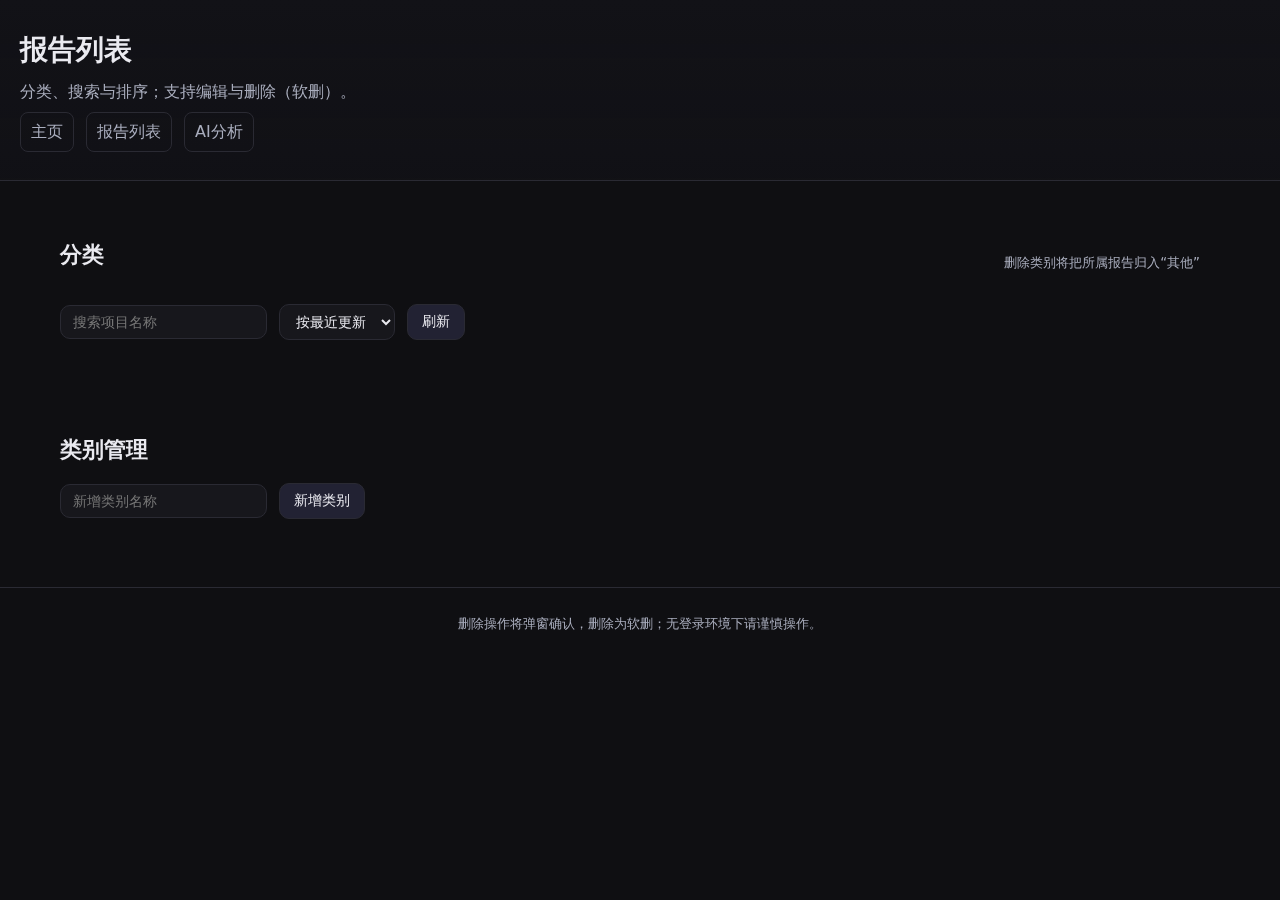
<file: edit.html>
<!doctype html>
<html lang="zh-Hans">
<head>
  <meta charset="utf-8">
  <meta name="viewport" content="width=device-width, initial-scale=1">
  <title>AI投研助手 · 编辑报告</title>
  <link rel="stylesheet" href="styles.css">
  <style>
    .container{max-width:980px;margin:0 auto;padding:28px 20px}
    .grid{display:grid;grid-template-columns:1fr 1fr;gap:16px}
    .field{display:flex;flex-direction:column}
    .field label{font-size:14px;color:var(--muted);margin-bottom:6px}
    .field input,.field textarea,.field select{background:var(--card);color:var(--text);border:1px solid var(--border);border-radius:10px;padding:10px;font-size:15px}
    .actions{margin-top:18px;display:flex;gap:12px;flex-wrap:wrap}
    .btn{background:#223;color:#eaeaf0;border:1px solid var(--border);border-radius:10px;padding:8px 14px;font-size:14px;cursor:pointer}
    .btn.primary{background:#1c2a38;border-color:#2a4a6a;color:#cfe7ff}
    .btn.danger{background:#3b1f1f;border-color:#613535;color:#ffb4b4}
  </style>
</head>
<body>
  <header class="site-header">
    <h1>编辑报告</h1>
    <p class="tagline">修改类别与内容；保存最近一次编辑副本；支持恢复。</p>
    <nav class="nav">
      <a href="/">主页</a>
      <a href="/reports.html">报告列表</a>
      <a href="/invest.html">AI分析</a>
    </nav>
  </header>
  <main class="container">
    <div class="grid">
      <div class="field"><label>项目名称</label><input id="project_name"></div>
      <div class="field"><label>类别</label><select id="category"></select></div>
      <div class="field"><label>AI评分（0–5，可空）</label><input id="ai_rating" type="number" step="1" min="0" max="5"></div>
      <div class="field"><label>官推</label><input id="twitter_handle"></div>
      <div class="field"><label>Ticker</label><input id="ticker"></div>
      <div class="field"><label>Launchpad</label><input id="launchpad"></div>
      <div class="field"><label>标签短语</label><input id="labels"></div>
      <div class="field"><label>DEV活跃评分（0–5，可空）</label><input id="dev_activity_rating" type="number" step="1" min="0" max="5"></div>
      <div class="field" style="grid-column:1/-1"><label>DEV活跃简述</label><textarea id="dev_activity_note" rows="3"></textarea></div>
      <div class="field" style="grid-column:1/-1"><label>基本信息</label><textarea id="basic_info" rows="4"></textarea></div>
      <div class="field" style="grid-column:1/-1"><label>团队背景</label><textarea id="team_background" rows="3"></textarea></div>
      <div class="field" style="grid-column:1/-1"><label>代币机制/功能</label><textarea id="token_mechanism" rows="3"></textarea></div>
      <div class="field" style="grid-column:1/-1"><label>当下进展/后续规划</label><textarea id="progress_plan" rows="3"></textarea></div>
      <div class="field" style="grid-column:1/-1"><label>商业潜力</label><textarea id="business_potential" rows="3"></textarea></div>
      <div class="field" style="grid-column:1/-1"><label>竞品简介</label><textarea id="competitors" rows="3"></textarea></div>
    </div>
    <div class="actions">
      <button class="btn primary" id="saveBtn">保存</button>
      <button class="btn" id="backBtn">返回列表</button>
      <button class="btn danger" id="restoreBtn">恢复上次编辑</button>
    </div>
  </main>
  <footer class="site-footer"><small>保存成功后会更新最近一次编辑副本；恢复将应用该副本。</small></footer>
  <script src="edit.js"></script>
</body>
</html>
</file>
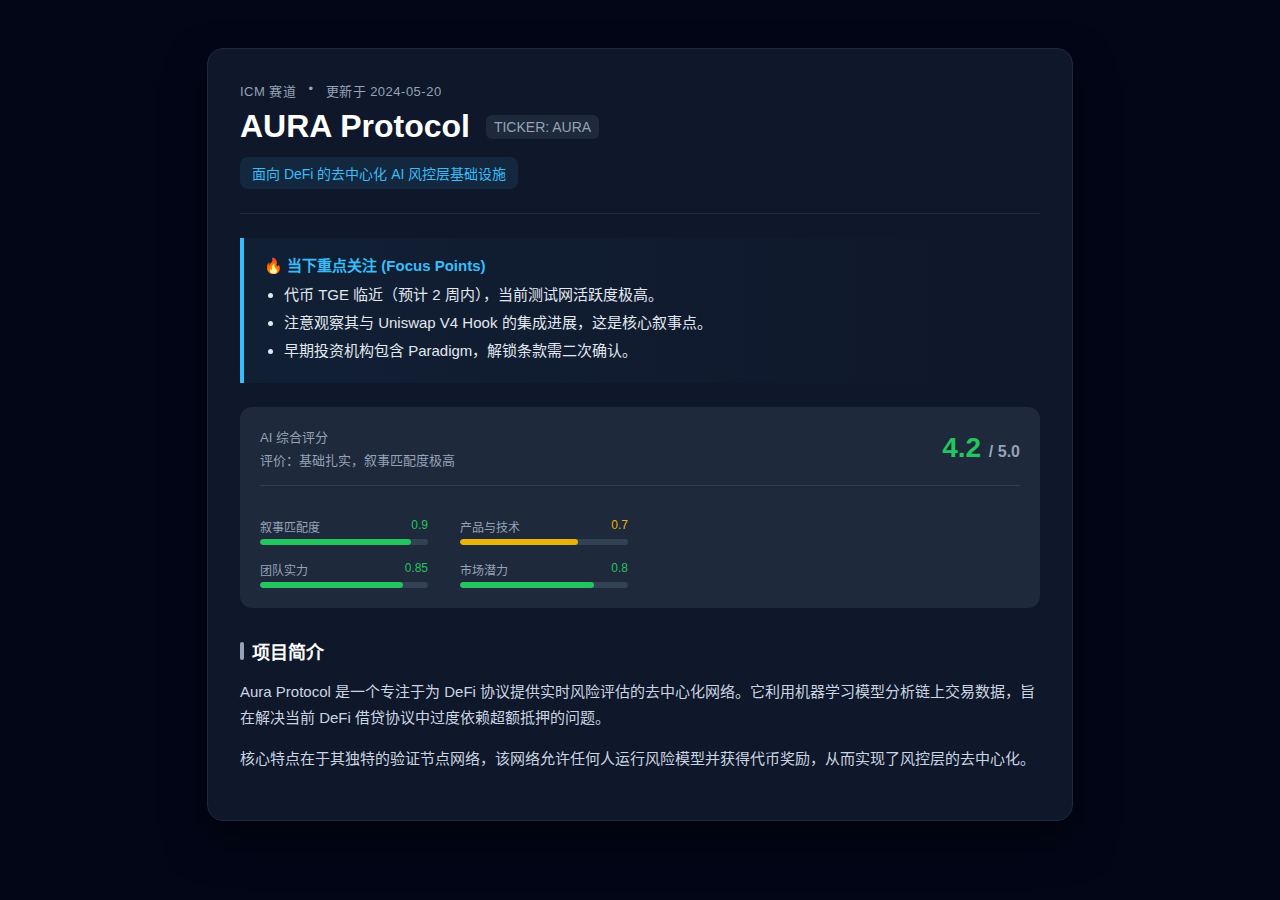
<file: preview.html>
<!DOCTYPE html>
<html lang="zh-CN">
<head>
  <meta charset="UTF-8">
  <meta name="viewport" content="width=device-width, initial-scale=1">
  <title>AURA Protocol 预览卡片</title>
  <style>
    :root {
      --bg-card: #0f172a;
      --text-main: #f1f5f9;
      --text-muted: #94a3b8;
      --accent: #38bdf8;
      --accent-dim: rgba(56, 189, 248, 0.1);
      --score-high: #22c55e;
      --score-mid: #eab308;
      --danger-bg: rgba(239, 68, 68, 0.1);
      --border: #1e293b;
    }
    body {
      background: #020617;
      color: var(--text-main);
      font-family: -apple-system, BlinkMacSystemFont, "Segoe UI", Roboto, sans-serif;
      padding: 40px;
      display: flex;
      justify-content: center;
    }
    .preview-card {
      background: var(--bg-card);
      border: 1px solid var(--border);
      border-radius: 16px;
      max-width: 800px;
      width: 100%;
      padding: 32px;
      box-shadow: 0 20px 40px rgba(0,0,0,0.5);
    }
    .hero-header {
      border-bottom: 1px solid var(--border);
      padding-bottom: 24px;
      margin-bottom: 24px;
    }
    .hero-meta {
      display: flex;
      gap: 12px;
      font-size: 13px;
      color: var(--text-muted);
      margin-bottom: 8px;
      text-transform: uppercase;
      letter-spacing: 0.5px;
    }
    .hero-title {
      font-size: 32px;
      font-weight: 700;
      margin: 0 0 12px 0;
      display: flex;
      align-items: center;
      gap: 16px;
      color: #fff;
    }
    .ticker-badge {
      background: var(--border);
      font-size: 14px;
      padding: 4px 8px;
      border-radius: 6px;
      vertical-align: middle;
      color: var(--text-muted);
      font-weight: normal;
    }
    .tagline-box {
      display: inline-block;
      background: var(--accent-dim);
      color: var(--accent);
      padding: 6px 12px;
      border-radius: 8px;
      font-size: 14px;
      font-weight: 500;
    }
    .focus-box {
      background: linear-gradient(to right, rgba(56, 189, 248, 0.05), transparent);
      border-left: 4px solid var(--accent);
      padding: 16px 20px;
      margin-bottom: 24px;
      border-radius: 0 8px 8px 0;
    }
    .focus-title {
      color: var(--accent);
      font-weight: 600;
      font-size: 15px;
      margin-bottom: 8px;
      display: flex;
      align-items: center;
      gap: 6px;
    }
    .focus-list {
      margin: 0;
      padding-left: 20px;
      color: #e2e8f0;
      font-size: 15px;
      line-height: 1.6;
    }
    .focus-list li { margin-bottom: 4px; }
    .score-dashboard {
      background: #1e293b;
      border-radius: 12px;
      padding: 20px;
      margin-bottom: 30px;
      display: grid;
      grid-template-columns: 1fr 1fr;
      gap: 24px;
    }
    .score-main {
      grid-column: span 2;
      display: flex;
      align-items: center;
      justify-content: space-between;
      border-bottom: 1px solid rgba(255,255,255,0.1);
      padding-bottom: 16px;
      margin-bottom: 8px;
    }
    .score-big-val { font-size: 28px; font-weight: 700; color: var(--score-high); }
    .score-grid {
      display: grid;
      grid-template-columns: 1fr 1fr;
      gap: 16px 32px;
    }
    .score-item-label {
      display: flex;
      justify-content: space-between;
      font-size: 12px;
      color: var(--text-muted);
      margin-bottom: 4px;
    }
    .progress-bg {
      height: 6px;
      background: #334155;
      border-radius: 99px;
      overflow: hidden;
    }
    .progress-fill { height: 100%; border-radius: 99px; }
    .section-heading {
      font-size: 18px;
      font-weight: 600;
      color: #fff;
      margin: 30px 0 12px;
      display: flex;
      align-items: center;
      gap: 8px;
    }
    .section-heading::before {
      content: '';
      display: block;
      width: 4px;
      height: 18px;
      background: var(--text-muted);
      border-radius: 2px;
    }
    p { font-size: 15px; line-height: 1.7; color: #cbd5e1; margin-bottom: 16px; }
  </style>
  </head>
  <body>
    <div class="preview-card">
      <div class="hero-header">
        <div class="hero-meta">
          <span>ICM 赛道</span> • <span>更新于 2024-05-20</span>
        </div>
        <h1 class="hero-title">
          AURA Protocol
          <span class="ticker-badge">TICKER: AURA</span>
        </h1>
        <div class="tagline-box">
          面向 DeFi 的去中心化 AI 风控层基础设施
        </div>
      </div>

      <div class="focus-box">
        <div class="focus-title">🔥 当下重点关注 (Focus Points)</div>
        <ul class="focus-list">
          <li>代币 TGE 临近（预计 2 周内），当前测试网活跃度极高。</li>
          <li>注意观察其与 Uniswap V4 Hook 的集成进展，这是核心叙事点。</li>
          <li>早期投资机构包含 Paradigm，解锁条款需二次确认。</li>
        </ul>
      </div>

      <div class="score-dashboard">
        <div class="score-main">
          <div>
            <div style="font-size:13px;color:#94a3b8">AI 综合评分</div>
            <div style="font-size:13px;color:#94a3b8;margin-top:4px;">评价：基础扎实，叙事匹配度极高</div>
          </div>
          <div class="score-big-val">4.2 <span style="font-size:16px;color:#94a3b8">/ 5.0</span></div>
        </div>
        <div class="score-grid">
          <div class="score-item">
            <div class="score-item-label"><span>叙事匹配度</span> <span style="color:var(--score-high)">0.9</span></div>
            <div class="progress-bg"><div class="progress-fill" style="width:90%; background:var(--score-high)"></div></div>
          </div>
          <div class="score-item">
            <div class="score-item-label"><span>产品与技术</span> <span style="color:var(--score-mid)">0.7</span></div>
            <div class="progress-bg"><div class="progress-fill" style="width:70%; background:var(--score-mid)"></div></div>
          </div>
          <div class="score-item">
            <div class="score-item-label"><span>团队实力</span> <span style="color:var(--score-high)">0.85</span></div>
            <div class="progress-bg"><div class="progress-fill" style="width:85%; background:var(--score-high)"></div></div>
          </div>
          <div class="score-item">
            <div class="score-item-label"><span>市场潜力</span> <span style="color:var(--score-high)">0.8</span></div>
            <div class="progress-bg"><div class="progress-fill" style="width:80%; background:var(--score-high)"></div></div>
          </div>
        </div>
      </div>

      <div class="section-heading">项目简介</div>
      <p>
        Aura Protocol 是一个专注于为 DeFi 协议提供实时风险评估的去中心化网络。它利用机器学习模型分析链上交易数据，旨在解决当前 DeFi 借贷协议中过度依赖超额抵押的问题。
      </p>
      <p>
        核心特点在于其独特的验证节点网络，该网络允许任何人运行风险模型并获得代币奖励，从而实现了风控层的去中心化。
      </p>
    </div>
  </body>
</html>
</file>
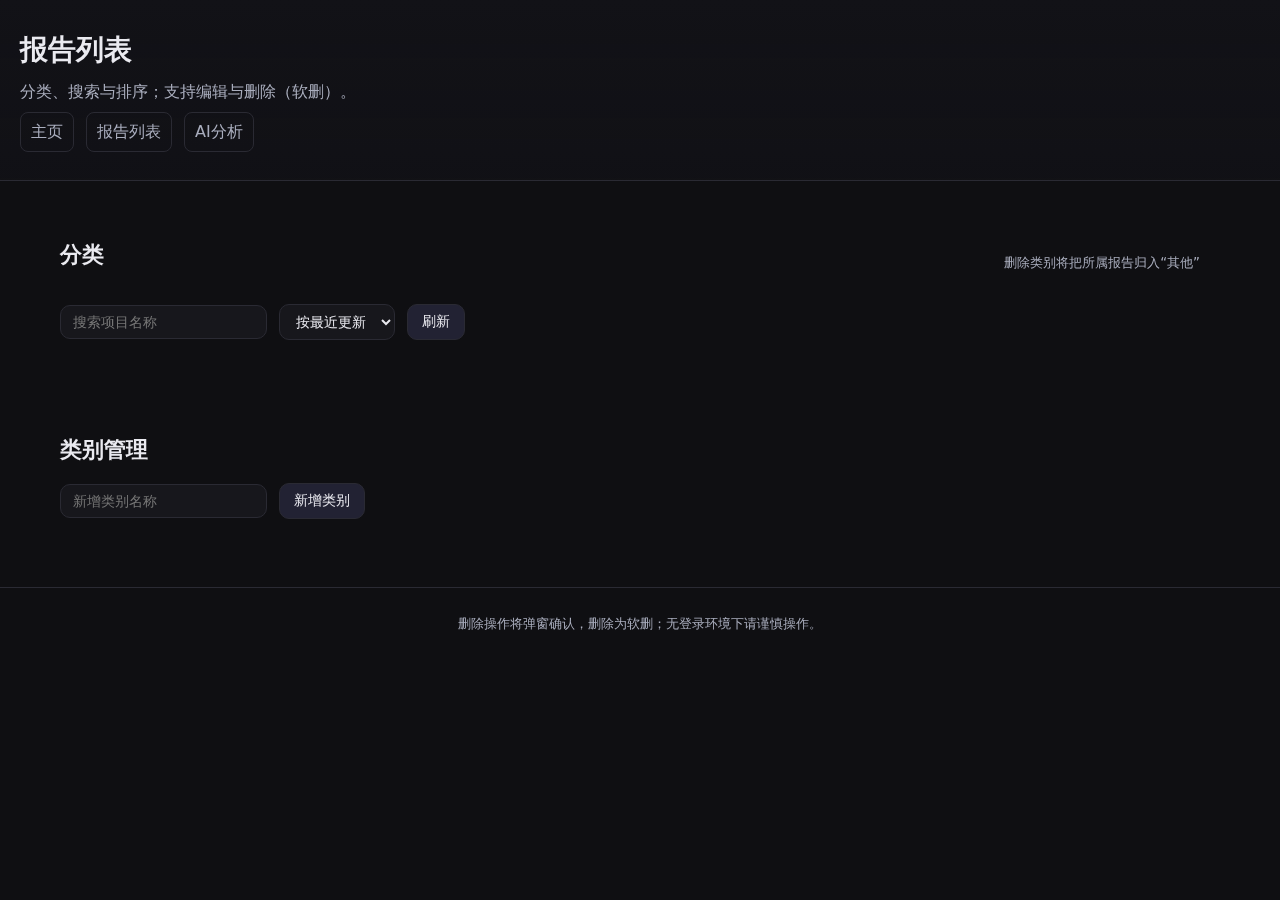
<file: reports.html>
<!doctype html>
<html lang="zh-Hans">
<head>
  <meta charset="utf-8">
  <meta name="viewport" content="width=device-width, initial-scale=1">
  <title>AI投研助手 · 报告列表</title>
  <link rel="stylesheet" href="styles.css">
  <style>
    .container{max-width:1200px;margin:0 auto;padding:28px 20px}
    .tabs{display:flex;gap:10px;flex-wrap:wrap;margin-bottom:16px}
    .tab{padding:8px 12px;border:1px solid var(--border);border-radius:999px;cursor:pointer;background:#1b1b20;color:#ddd}
    .tab.active{background:#1c2a38;border-color:#2a4a6a;color:#cfe7ff}
    .toolbar{display:flex;gap:12px;flex-wrap:wrap;align-items:center;margin-bottom:12px}
    .input{background:var(--card);color:var(--text);border:1px solid var(--border);border-radius:10px;padding:8px 12px}
    .btn{background:#223;color:#eaeaf0;border:1px solid var(--border);border-radius:10px;padding:8px 14px;font-size:14px;cursor:pointer}
    .grid{display:grid;grid-template-columns:repeat(auto-fill,minmax(280px,1fr));gap:16px}
    .card-actions{display:flex;gap:8px;margin-top:8px}
    .danger{background:#3b1f1f;border-color:#613535;color:#ffb4b4}
    .muted{color:var(--muted)}
    .section-title{display:flex;align-items:center;justify-content:space-between}
  </style>
</head>
<body>
  <header class="site-header">
    <h1>报告列表</h1>
    <p class="tagline">分类、搜索与排序；支持编辑与删除（软删）。</p>
    <nav class="nav">
      <a href="/">主页</a>
      <a href="/reports.html">报告列表</a>
      <a href="/invest.html">AI分析</a>
    </nav>
  </header>
  <main class="container">
    <section class="section" style="padding-left:0">
      <div class="section-title"><h2>分类</h2><small class="muted">删除类别将把所属报告归入“其他”</small></div>
      <div class="tabs" id="categoryTabs"></div>
      <div class="toolbar">
        <input id="searchInput" class="input" placeholder="搜索项目名称">
        <select id="sortSelect" class="input">
          <option value="recent">按最近更新</option>
          <option value="rating">按评分</option>
        </select>
        <button class="btn" id="refreshBtn">刷新</button>
      </div>
      <div class="grid" id="reportGrid"></div>
      <div id="pager" class="toolbar"></div>
    </section>

    <section class="section" style="padding-left:0">
      <h2>类别管理</h2>
      <div id="categoryList"></div>
      <div class="toolbar">
        <input id="newCatName" class="input" placeholder="新增类别名称">
        <button class="btn" id="addCatBtn">新增类别</button>
      </div>
    </section>
  </main>
  <footer class="site-footer">
    <small>删除操作将弹窗确认，删除为软删；无登录环境下请谨慎操作。</small>
  </footer>
  <script src="reports.js"></script>
</body>
</html>
</file>
<file: styles.css>
:root{--bg:#0f0f12;--card:#17171c;--text:#eaeaf0;--muted:#a9adbd;--accent:#88c0ff;--accent2:#ffd780;--border:#2a2a33}
*{box-sizing:border-box}
html,body{height:100%}
body{margin:0;background:var(--bg);color:var(--text);font:16px/1.6 system-ui,-apple-system,BlinkMacSystemFont,Segoe UI,Roboto,Helvetica,Arial,sans-serif}
.container{max-width:1200px;margin:0 auto;padding:28px 20px}
.toolbar{display:flex;gap:12px;flex-wrap:wrap;align-items:center;margin:12px 0}
.input{background:var(--card);color:var(--text);border:1px solid var(--border);border-radius:10px;padding:8px 12px;font-size:14px}
.btn{background:#1b1b20;color:var(--text);border:1px solid var(--border);border-radius:10px;padding:8px 14px;font-size:14px;cursor:pointer;transition:transform .15s ease,box-shadow .15s ease}
.btn:hover{transform:translateY(-1px);box-shadow:0 8px 16px rgba(0,0,0,.3)}
.btn.primary{background:#1c2a38;border-color:#2a4a6a;color:#cfe7ff}
.btn.danger{background:#3b1f1f;border-color:#613535;color:#ffb4b4}
.tabs{display:flex;gap:10px;flex-wrap:wrap;margin-bottom:16px}
.tab{padding:8px 12px;border:1px solid var(--border);border-radius:999px;cursor:pointer;background:#1b1b20;color:#ddd}
.tab.active{background:#1c2a38;border-color:#2a4a6a;color:#cfe7ff}
.error{color:#ffb4b4}
.pre{white-space:pre-wrap;word-break:break-word;background:#111;border:1px solid var(--border);padding:12px;border-radius:10px}
.nav{display:flex;gap:12px;margin-top:8px}
.nav a{color:var(--muted);text-decoration:none;padding:6px 10px;border:1px solid var(--border);border-radius:8px}
.nav a:hover{color:#cfe7ff;border-color:#2a4a6a}
.sidebar-left{position:fixed;top:76px;left:0;width:260px;padding:12px 12px 20px;background:#121217;border-right:1px solid var(--border);height:calc(100% - 76px);overflow:auto}
.side-block{background:var(--card);border:1px solid var(--border);border-radius:12px;padding:12px;margin-bottom:12px}
.side-title{margin:0 0 8px;font-size:15px;color:var(--muted)}
.side-line{display:flex;align-items:center;justify-content:space-between;margin:6px 0;color:var(--text)}
.side-line span{color:var(--muted);font-size:14px}
.side-line b{font-size:16px}
.site-header{padding:28px 20px;border-bottom:1px solid var(--border);position:sticky;top:0;background:linear-gradient(180deg,#121217,rgba(18,18,23,.8));backdrop-filter:saturate(120%) blur(6px);z-index:10}
.site-header h1{margin:0;font-weight:700;font-size:28px}
.tagline{margin:6px 0 0;color:var(--muted)}
.section{padding:28px 20px;max-width:1200px;margin:0 auto;padding-left:300px}
.section h2{margin:0 0 16px;font-size:22px}
.overview-content{color:var(--muted);font-size:15px}
.period-grid{display:grid;grid-template-columns:repeat(auto-fill,minmax(260px,1fr));gap:16px}
.card{background:var(--card);border:1px solid var(--border);border-radius:14px;overflow:hidden;transition:transform .2s ease,box-shadow .2s ease}
.card:hover{transform:translateY(-2px);box-shadow:0 10px 24px rgba(0,0,0,.3)}
.thumb{aspect-ratio:16/10;background:#222;display:block;width:100%;object-fit:cover}
.card-body{padding:12px 12px 14px}
.card-title{margin:0;font-size:16px;font-weight:600}
.card-meta{margin:4px 0 0;color:var(--muted);font-size:13px}
.card-desc{margin:8px 0 0;color:var(--text);font-size:14px}
.modal{position:fixed;inset:0;display:none}
.modal.show{display:block}
.modal-backdrop{position:absolute;inset:0;background:rgba(0,0,0,.55)}
.modal-content{position:absolute;inset:auto;top:50%;left:50%;transform:translate(-50%,-50%);background:#121217;border:1px solid var(--border);border-radius:16px;max-width:860px;width:92vw;max-height:86vh;overflow:auto}
.modal-close{position:absolute;top:10px;right:10px;background:#222;color:#ddd;border:1px solid var(--border);border-radius:8px;padding:4px 10px;font-size:18px;cursor:pointer}
.modal-body{padding:20px}
.modal-title{margin:0 0 8px;font-size:20px}
.modal-sub{margin:0;color:var(--muted)}
.modal-grid{display:grid;grid-template-columns:280px 1fr;gap:18px;margin-top:16px}
.modal-img{width:100%;border-radius:12px;border:1px solid var(--border);background:#222;object-fit:contain}
.badge{display:inline-block;background:#1c2a38;color:#cfe7ff;border:1px solid #2a4a6a;border-radius:999px;padding:4px 10px;font-size:12px;margin-right:8px}
.kv{margin:10px 0 0;color:var(--muted);font-size:14px}
.kv b{color:var(--text)}
.site-footer{padding:22px 20px;border-top:1px solid var(--border);color:var(--muted);text-align:center}
@media (max-width:900px){
  .sidebar-left{position:static;width:auto;height:auto;border-right:none;border-bottom:1px solid var(--border);top:auto;left:auto}
  .section{padding-left:20px}
}
@media (max-width:700px){.modal-grid{grid-template-columns:1fr}}
:root{
  --bg-card: var(--card);
  --border-color: var(--border);
  --danger-color: #ef4444;
  --text-primary: var(--text);
  --text-secondary: var(--muted);
  --accent-color: var(--accent);
}
.navbar{
  display:flex;justify-content:space-between;align-items:center;
  background-color: var(--bg-card);
  border-bottom:1px solid var(--border-color);
  padding:0 40px;height:64px;position:sticky;top:0;z-index:100;
  box-shadow:0 4px 12px rgba(0,0,0,0.2);
}
.nav-brand{
  font-size:1.25rem;font-weight:800;color:var(--text-primary);
  letter-spacing:.5px;display:flex;align-items:center;gap:12px;
  margin-left: 10px;
}
.nav-links{display:flex;align-items:center;gap:16px; margin-right: 10px;}
.nav-item{
  text-decoration:none;color:var(--text-secondary);font-size:.95rem;font-weight:500;
  transition:all .2s;padding:8px 14px;border-radius:6px;cursor:pointer;background:transparent;border:none;font-family:inherit;
}
.nav-item:hover{color:var(--text-primary);background-color:rgba(255,255,255,.08)}
button.logout-btn{background:transparent;border:1px solid transparent;color:var(--text-secondary);font-family:inherit;margin-left:10px}
button.logout-btn:hover{background-color:var(--danger-color);color:#fff;border-color:var(--danger-color)}
.nav-logo{height:64px;width:auto;filter:drop-shadow(0 0 3px rgba(59,130,246,.6)) brightness(1.3);display:block}
.brand-text{font-size:1.3rem;font-weight:700;color:var(--text-primary);letter-spacing:.5px}
@media (max-width:600px){
  .navbar{padding:0 15px;font-size:.9rem}
  .nav-brand{font-size:1.1rem}
  .nav-links{gap:10px}
  .nav-item{padding:5px 8px}
}

/* ==================== Main Content Layout ==================== */
.main-content {
  /* Push content down to avoid nav overlap and create breathing room */
  padding-top: 40px;
  /* Limit width for large screens */
  max-width: 1400px;
  margin: 0 auto;
  padding-left: 20px;
  padding-right: 20px;
  height: calc(100vh - 64px); /* Adjust for navbar height */
  display: flex;
  flex-direction: column;
}

/* ==================== Page Toolbar Styles ==================== */
.page-toolbar {
  display: flex;
  justify-content: space-between;
  align-items: center;
  /* Background color distinct from dark blue base */
  background-color: var(--bg-card);
  border: 1px solid var(--border-color);
  border-radius: 12px;
  padding: 16px 24px;
  margin-bottom: 24px;
  /* margin-top is handled by main-content padding */
}

/* Toolbar Left Section */
.toolbar-left {
  display: flex;
  align-items: center;
  gap: 12px;
}

.status-dot {
  width: 8px;
  height: 8px;
  background-color: var(--accent-color);
  border-radius: 50%;
  box-shadow: 0 0 8px var(--accent-color);
}

.page-title {
  margin: 0;
  font-size: 1.1rem;
  font-weight: 600;
  color: var(--text-primary);
  display: flex;
  align-items: center;
  gap: 10px;
}

/* Toolbar Actions (Right) */
.toolbar-actions {
  display: flex;
  align-items: center;
  gap: 12px;
}

/* Search Box */
.search-box {
  position: relative;
  margin-right: 10px;
}

.search-box input {
  background: #0f1218;
  border: 1px solid var(--border-color);
  border-radius: 6px;
  padding: 8px 12px 8px 32px;
  color: white;
  font-size: 0.9rem;
  width: 200px;
  transition: width 0.3s;
}

.search-box i {
  position: absolute;
  left: 10px;
  top: 50%;
  transform: translateY(-50%);
  color: var(--text-secondary);
}

.search-box input:focus {
  width: 260px;
  border-color: var(--accent-color);
  outline: none;
}

/* Secondary Button */
.btn-secondary {
  background-color: transparent;
  border: 1px solid var(--border-color);
  color: var(--text-secondary);
  padding: 8px 16px;
  border-radius: 6px;
  cursor: pointer;
  font-size: 0.9rem;
  display: flex;
  align-items: center;
  gap: 6px;
  transition: all 0.2s;
}

.btn-secondary:hover {
  border-color: var(--accent-color);
  color: var(--accent-color);
  background-color: rgba(59, 130, 246, 0.05);
}

  /* AI 评分区域特定样式 - 深色背景 */
  .ai-score-section {
    background-color: #0f172a !important;
  }
  
  .ai-score-section:hover {
    background-color: #0f172a !important;
    border-color: var(--accent);
    box-shadow: 0 4px 12px rgba(56, 189, 248, 0.1);
  }

  /* 报告卡片样式 */
  .report-card {
    background-color: var(--bg-card);
    border: 1px solid var(--border);
    border-radius: 12px;
    padding: 24px;
    margin-bottom: 24px;
    position: relative;
    overflow: hidden;
  }
  
  .report-card::before {
    content: "";
    position: absolute;
    left: 0;
    top: 0;
    bottom: 0;
    width: 4px;
    background-color: var(--accent-color, #38bdf8); /* 默认颜色 */
  }
  
  .report-card h3 {
    margin-top: 0;
    margin-bottom: 16px;
    font-size: 1.25rem;
    color: var(--text-primary);
    display: flex;
    align-items: center;
    gap: 10px;
  }
  
  .report-card h3::after {
    content: "";
    flex: 1;
    height: 1px;
    background: var(--border);
    opacity: 0.5;
  }
  
  /* Markdown 内容样式优化 */
  .report-card p {
    line-height: 1.7;
    color: var(--text-secondary);
    margin-bottom: 1rem;
  }
  
  .report-card ul, .report-card ol {
    padding-left: 20px;
    color: var(--text-secondary);
    margin-bottom: 1rem;
  }
  
  .report-card li {
    margin-bottom: 0.5rem;
  }
  
  .report-card strong {
    color: var(--text-primary);
  }

  /* 不同类型的卡片颜色重音 */
  .card-team { --accent-color: #a855f7; }
  .card-token { --accent-color: #22c55e; }
  .card-business { --accent-color: #eab308; }
  .card-competitors { --accent-color: #f97316; }
  .card-roadmap { --accent-color: #38bdf8; }

/* ==================== 
   自定义弹窗样式 (Custom Modal) 
   ==================== */ 

/* 1. 遮罩层：覆盖全屏，半透明黑 */ 
.modal-overlay { 
    position: fixed; 
    top: 0; 
    left: 0; 
    width: 100%; 
    height: 100%; 
    background-color: rgba(0, 0, 0, 0.7); /* 深色背景模糊 */ 
    backdrop-filter: blur(4px); /* 高级感毛玻璃效果 */ 
    display: flex; /* Flex布局实现居中 */ 
    justify-content: center; 
    align-items: center; 
    z-index: 9999; /* 保证在最顶层 */ 
    opacity: 0; 
    visibility: hidden; 
    transition: all 0.3s ease; 
} 

/* 显示状态 */ 
.modal-overlay.active { 
    opacity: 1; 
    visibility: visible; 
} 

/* 2. 弹窗主体：Web3 卡片风格 */ 
.modal-box { 
    background-color: var(--bg-card); /* 跟你的卡片背景一致 */ 
    border: 1px solid var(--border-color); 
    box-shadow: 0 10px 40px rgba(0, 0, 0, 0.5); 
    border-radius: 12px; 
    padding: 24px 30px; 
    width: 90%; 
    max-width: 400px; 
    transform: scale(0.9); 
    transition: transform 0.3s cubic-bezier(0.175, 0.885, 0.32, 1.275); 
    text-align: center; 
} 

/* 弹窗弹出动画 */ 
.modal-overlay.active .modal-box { 
    transform: scale(1); 
} 

/* 标题和内容 */ 
.modal-title { 
    color: var(--text-primary); 
    font-size: 1.2rem; 
    font-weight: bold; 
    margin-bottom: 12px; 
} 

.modal-content { 
    color: var(--text-secondary); 
    font-size: 0.95rem; 
    margin-bottom: 24px; 
    line-height: 1.5; 
} 

/* 按钮组 */ 
.modal-actions { 
    display: flex; 
    justify-content: center; 
    gap: 15px; 
} 

/* 弹窗里的按钮微调 */ 
.modal-btn { 
    padding: 8px 24px; 
    border-radius: 6px; 
    cursor: pointer; 
    font-size: 0.9rem; 
    border: none; 
    transition: all 0.2s; 
} 

.btn-cancel { 
    background: transparent; 
    border: 1px solid var(--border-color); 
    color: var(--text-secondary); 
} 
.btn-cancel:hover { 
    background: rgba(255,255,255,0.05); 
    color: white; 
} 

.btn-confirm { 
    background: var(--accent-color); /* 你的主题蓝 */ 
    color: white; 
    box-shadow: 0 0 10px rgba(59, 130, 246, 0.4); 
} 
.btn-confirm:hover { 
    filter: brightness(1.1); 
}
</file>
